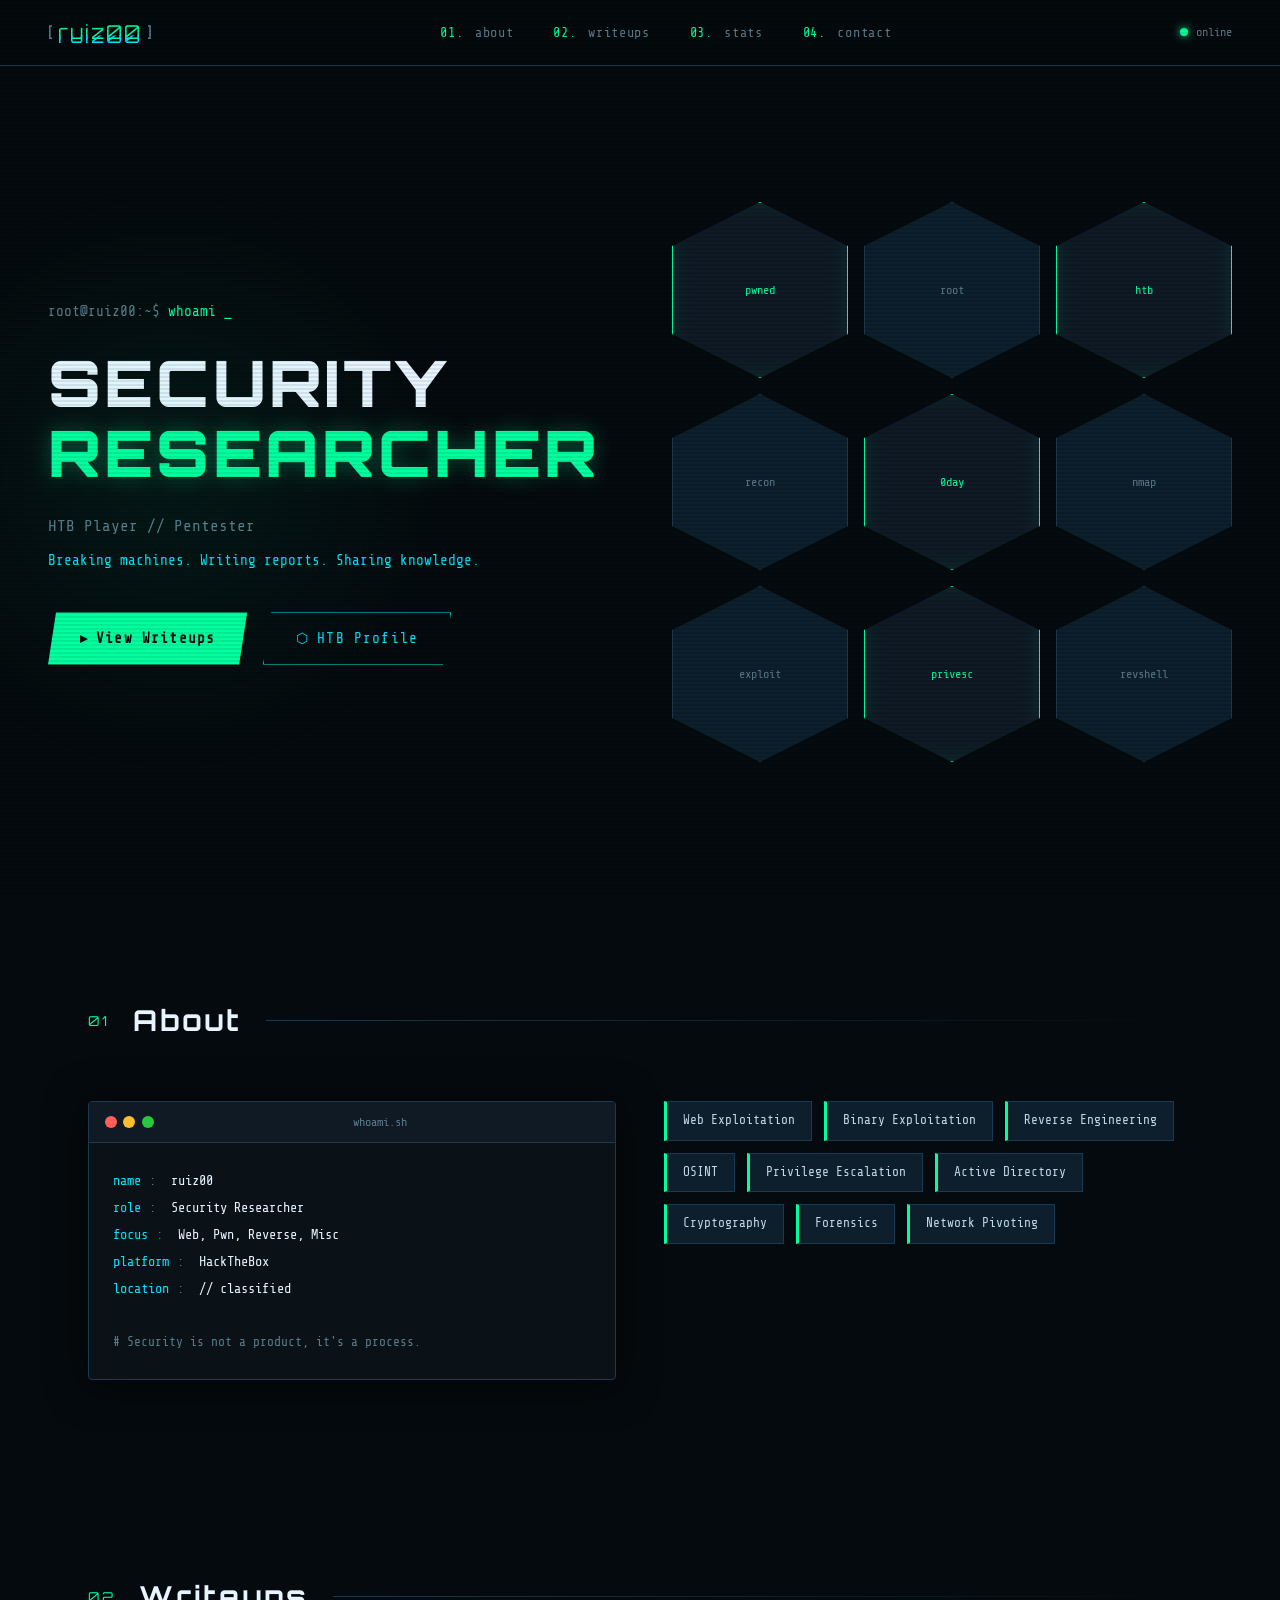
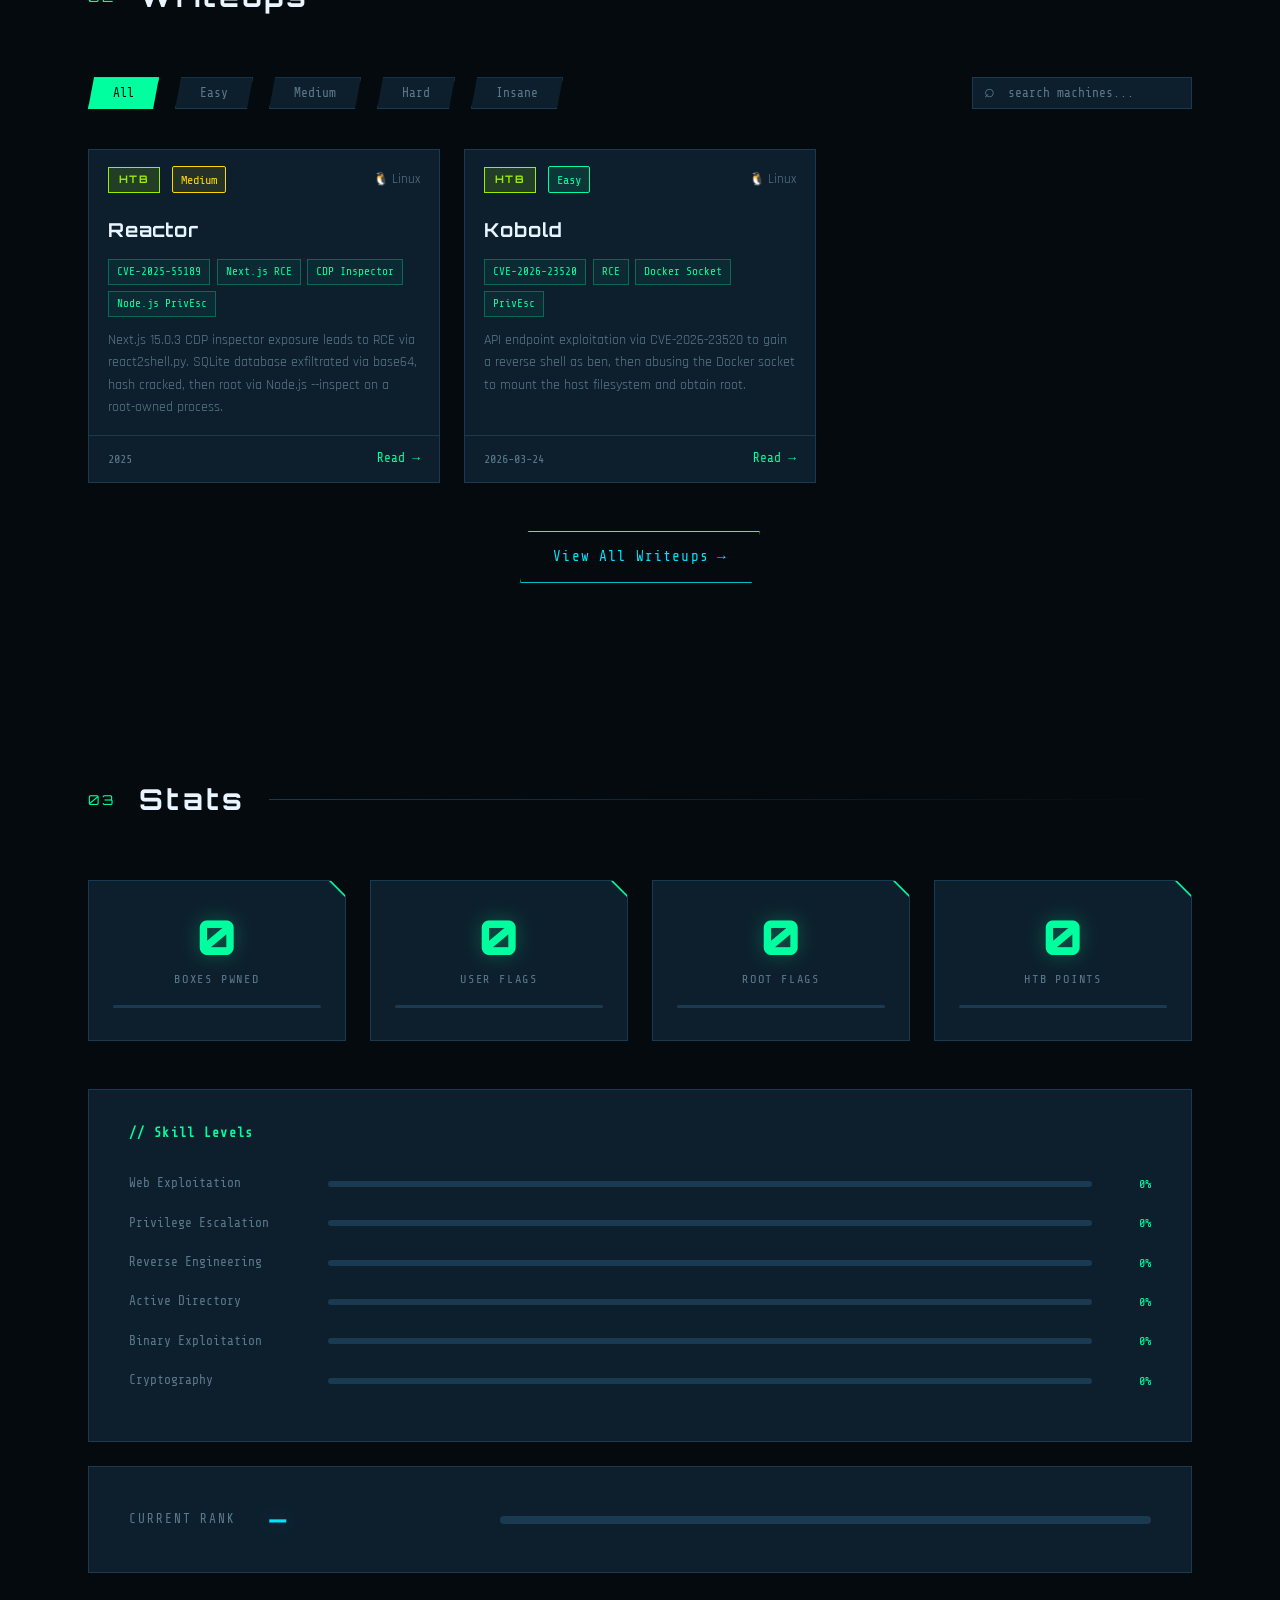
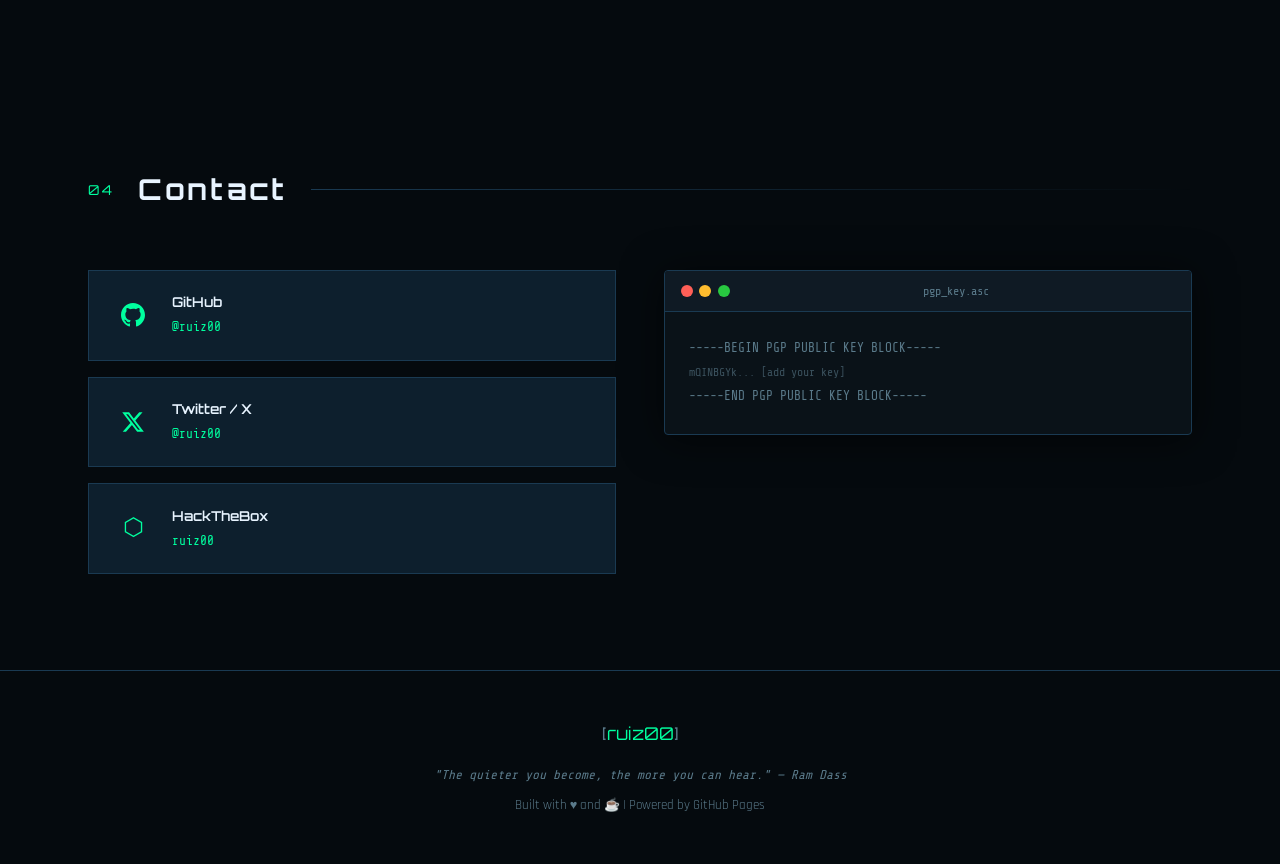
<file: index.html>
<!DOCTYPE html>
<html lang="en">
<head>
  <meta charset="UTF-8">
  <meta name="viewport" content="width=device-width, initial-scale=1.0">
  <title>ruiz00 // security researcher</title>
  <meta name="description" content="Writeups for HackTheBox machines and security research by ruiz00">
  <link rel="preconnect" href="https://fonts.googleapis.com">
  <link href="https://fonts.googleapis.com/css2?family=Share+Tech+Mono&family=Rajdhani:wght@300;400;600;700&family=Orbitron:wght@400;700;900&display=swap" rel="stylesheet">
  <link rel="stylesheet" href="assets/css/main.css">
  <link rel="icon" href="data:image/svg+xml,<svg xmlns='http://www.w3.org/2000/svg' viewBox='0 0 100 100'><text y='.9em' font-size='90'>⬡</text></svg>">
</head>
<body>

  <div class="scanlines"></div>
  <canvas id="matrix-canvas"></canvas>

  <!-- Navigation -->
  <nav class="nav">
    <div class="nav-brand">
      <span class="nav-bracket">[</span>
      <span class="nav-logo glitch" data-text="ruiz00">ruiz00</span>
      <span class="nav-bracket">]</span>
    </div>
    <div class="nav-links">
      <a href="#about"    class="nav-link"><span class="nav-index">01.</span> about</a>
      <a href="#writeups" class="nav-link"><span class="nav-index">02.</span> writeups</a>
      <a href="#stats"    class="nav-link"><span class="nav-index">03.</span> stats</a>
      <a href="#contact"  class="nav-link"><span class="nav-index">04.</span> contact</a>
    </div>
    <div class="nav-status">
      <span class="status-dot"></span>
      <span class="status-text">online</span>
    </div>
  </nav>

  <!-- Hero -->
  <section class="hero" id="home">
    <div class="hero-content">
      <div class="hero-pre">
        <span class="term-prompt">root@ruiz00:~$</span>
        <span class="term-cmd" id="typed-cmd"></span>
        <span class="cursor-blink">_</span>
      </div>
      <h1 class="hero-title">
        <span class="hero-line">SECURITY</span>
        <span class="hero-line accent">RESEARCHER</span>
      </h1>
      <div class="hero-desc">
        <p>HTB Player // Pentester</p>
        <p class="hero-sub">Breaking machines. Writing reports. Sharing knowledge.</p>
      </div>
      <div class="hero-cta">
        <a href="#writeups" class="btn btn-primary">
          <span class="btn-icon">▸</span> View Writeups
        </a>
        <a href="https://app.hackthebox.com/profile/" class="btn btn-ghost" target="_blank">
          <span class="btn-icon">⬡</span> HTB Profile
        </a>
      </div>
    </div>
    <div class="hero-visual">
      <div class="hex-grid">
        <div class="hex active">pwned</div>
        <div class="hex">root</div>
        <div class="hex active">htb</div>
        <div class="hex">recon</div>
        <div class="hex active">0day</div>
        <div class="hex">nmap</div>
        <div class="hex">exploit</div>
        <div class="hex active">privesc</div>
        <div class="hex">revshell</div>
      </div>
    </div>
  </section>

  <!-- About -->
  <section class="section" id="about">
    <div class="section-header">
      <span class="section-num">01</span>
      <h2 class="section-title">About</h2>
      <div class="section-line"></div>
    </div>
    <div class="about-grid">
      <div class="about-text">
        <div class="terminal-box">
          <div class="terminal-bar">
            <span class="dot red"></span><span class="dot yellow"></span><span class="dot green"></span>
            <span class="terminal-title">whoami.sh</span>
          </div>
          <div class="terminal-body">
            <p><span class="t-key">name</span><span class="t-sep">:</span> <span class="t-val">ruiz00</span></p>
            <p><span class="t-key">role</span><span class="t-sep">:</span> <span class="t-val">Security Researcher</span></p>
            <p><span class="t-key">focus</span><span class="t-sep">:</span> <span class="t-val">Web, Pwn, Reverse, Misc</span></p>
            <p><span class="t-key">platform</span><span class="t-sep">:</span> <span class="t-val">HackTheBox</span></p>
            <p><span class="t-key">location</span><span class="t-sep">:</span> <span class="t-val">// classified</span></p>
            <br>
            <p class="t-comment"># Security is not a product, it's a process.</p>
          </div>
        </div>
      </div>
      <div class="skills-grid">
        <div class="skill-tag">Web Exploitation</div>
        <div class="skill-tag">Binary Exploitation</div>
        <div class="skill-tag">Reverse Engineering</div>
        <div class="skill-tag">OSINT</div>
        <div class="skill-tag">Privilege Escalation</div>
        <div class="skill-tag">Active Directory</div>
        <div class="skill-tag">Cryptography</div>
        <div class="skill-tag">Forensics</div>
        <div class="skill-tag">Network Pivoting</div>
      </div>
    </div>
  </section>

  <!-- Writeups -->
  <section class="section" id="writeups">
    <div class="section-header">
      <span class="section-num">02</span>
      <h2 class="section-title">Writeups</h2>
      <div class="section-line"></div>
    </div>

    <div class="filter-bar">
      <button class="filter-btn active" data-filter="all">All</button>
      <button class="filter-btn" data-filter="easy">Easy</button>
      <button class="filter-btn" data-filter="medium">Medium</button>
      <button class="filter-btn" data-filter="hard">Hard</button>
      <button class="filter-btn" data-filter="insane">Insane</button>
      <div class="filter-search">
        <span class="search-icon">⌕</span>
        <input type="text" id="search-input" placeholder="search machines..." class="search-input">
      </div>
    </div>

    <div class="writeups-grid" id="writeups-grid">

      <!-- ★ REACTOR ★ -->
      <article class="writeup-card" data-category="htb" data-difficulty="medium">
        <div class="card-header">
          <div class="card-badge htb">HTB</div>
          <div class="card-diff medium">Medium</div>
          <div class="card-os"><span class="os-icon">🐧</span> Linux</div>
        </div>
        <div class="card-body">
          <h3 class="card-title">Reactor</h3>
          <div class="card-tags">
            <span class="tag">CVE-2025-55189</span>
            <span class="tag">Next.js RCE</span>
            <span class="tag">CDP Inspector</span>
            <span class="tag">Node.js PrivEsc</span>
          </div>
          <p class="card-excerpt">
            Next.js 15.0.3 CDP inspector exposure leads to RCE via react2shell.py. SQLite
            database exfiltrated via base64, hash cracked, then root via Node.js --inspect on a root-owned process.
          </p>
        </div>
        <div class="card-footer">
          <span class="card-date">2025</span>
          <a href="writeups/htb/reactor.html" class="card-link">Read <span>→</span></a>
        </div>
      </article>

      <!-- ★ KOBOLD ★ -->
      <article class="writeup-card" data-category="htb" data-difficulty="easy">
        <div class="card-header">
          <div class="card-badge htb">HTB</div>
          <div class="card-diff easy">Easy</div>
          <div class="card-os"><span class="os-icon">🐧</span> Linux</div>
        </div>
        <div class="card-body">
          <h3 class="card-title">Kobold</h3>
          <div class="card-tags">
            <span class="tag">CVE-2026-23520</span>
            <span class="tag">RCE</span>
            <span class="tag">Docker Socket</span>
            <span class="tag">PrivEsc</span>
          </div>
          <p class="card-excerpt">
            API endpoint exploitation via CVE-2026-23520 to gain a reverse shell as ben,
            then abusing the Docker socket to mount the host filesystem and obtain root.
          </p>
        </div>
        <div class="card-footer">
          <span class="card-date">2026-03-24</span>
          <a href="writeups/htb/kobold.html" class="card-link">Read <span>→</span></a>
        </div>
      </article>

    </div>

    <div class="load-more-wrap">
      <a href="writeups/" class="btn btn-ghost">View All Writeups <span>→</span></a>
    </div>
  </section>

  <!-- Stats -->
  <section class="section" id="stats">
    <div class="section-header">
      <span class="section-num">03</span>
      <h2 class="section-title">Stats</h2>
      <div class="section-line"></div>
    </div>

    <div class="stats-grid">
      <div class="stat-card">
        <div class="stat-value counter" data-target="0">0</div>
        <div class="stat-label">Boxes Pwned</div>
        <div class="stat-bar"><div class="stat-fill" style="--fill: 0%"></div></div>
      </div>
      <div class="stat-card">
        <div class="stat-value counter" data-target="0">0</div>
        <div class="stat-label">User Flags</div>
        <div class="stat-bar"><div class="stat-fill" style="--fill: 0%"></div></div>
      </div>
      <div class="stat-card">
        <div class="stat-value counter" data-target="0">0</div>
        <div class="stat-label">Root Flags</div>
        <div class="stat-bar"><div class="stat-fill" style="--fill: 0%"></div></div>
      </div>
      <div class="stat-card">
        <div class="stat-value counter" data-target="0">0</div>
        <div class="stat-label">HTB Points</div>
        <div class="stat-bar"><div class="stat-fill" style="--fill: 0%"></div></div>
      </div>
    </div>

    <!-- Skill levels -->
    <div class="skills-levels">
      <h3 class="skills-levels-title">// Skill Levels</h3>
      <div class="skill-level-row">
        <span class="sl-name">Web Exploitation</span>
        <div class="sl-bar"><div class="sl-fill" style="--fill: 0%"></div></div>
        <span class="sl-pct">0%</span>
      </div>
      <div class="skill-level-row">
        <span class="sl-name">Privilege Escalation</span>
        <div class="sl-bar"><div class="sl-fill" style="--fill: 0%"></div></div>
        <span class="sl-pct">0%</span>
      </div>
      <div class="skill-level-row">
        <span class="sl-name">Reverse Engineering</span>
        <div class="sl-bar"><div class="sl-fill" style="--fill: 0%"></div></div>
        <span class="sl-pct">0%</span>
      </div>
      <div class="skill-level-row">
        <span class="sl-name">Active Directory</span>
        <div class="sl-bar"><div class="sl-fill" style="--fill: 0%"></div></div>
        <span class="sl-pct">0%</span>
      </div>
      <div class="skill-level-row">
        <span class="sl-name">Binary Exploitation</span>
        <div class="sl-bar"><div class="sl-fill" style="--fill: 0%"></div></div>
        <span class="sl-pct">0%</span>
      </div>
      <div class="skill-level-row">
        <span class="sl-name">Cryptography</span>
        <div class="sl-bar"><div class="sl-fill" style="--fill: 0%"></div></div>
        <span class="sl-pct">0%</span>
      </div>
    </div>

    <div class="rank-display">
      <div class="rank-label">Current Rank</div>
      <div class="rank-value">—</div>
      <div class="rank-bar">
        <div class="rank-fill" style="width: 0%"></div>
        <span class="rank-pct">0%</span>
      </div>
    </div>
  </section>

  <!-- Contact -->
  <section class="section" id="contact">
    <div class="section-header">
      <span class="section-num">04</span>
      <h2 class="section-title">Contact</h2>
      <div class="section-line"></div>
    </div>
    <div class="contact-grid">
      <div class="contact-links">
        <a href="https://github.com/ruiz00" class="contact-card" target="_blank">
          <div class="contact-icon">
            <svg viewBox="0 0 24 24" fill="currentColor"><path d="M12 0C5.374 0 0 5.373 0 12c0 5.302 3.438 9.8 8.207 11.387.599.111.793-.261.793-.577v-2.234c-3.338.726-4.033-1.416-4.033-1.416-.546-1.387-1.333-1.756-1.333-1.756-1.089-.745.083-.729.083-.729 1.205.084 1.839 1.237 1.839 1.237 1.07 1.834 2.807 1.304 3.492.997.107-.775.418-1.305.762-1.604-2.665-.305-5.467-1.334-5.467-5.931 0-1.311.469-2.381 1.236-3.221-.124-.303-.535-1.524.117-3.176 0 0 1.008-.322 3.301 1.23A11.509 11.509 0 0112 5.803c1.02.005 2.047.138 3.006.404 2.291-1.552 3.297-1.23 3.297-1.23.653 1.653.242 2.874.118 3.176.77.84 1.235 1.911 1.235 3.221 0 4.609-2.807 5.624-5.479 5.921.43.372.823 1.102.823 2.222v3.293c0 .319.192.694.801.576C20.566 21.797 24 17.3 24 12c0-6.627-5.373-12-12-12z"/></svg>
          </div>
          <div class="contact-info">
            <span class="contact-platform">GitHub</span>
            <span class="contact-handle">@ruiz00</span>
          </div>
        </a>
        <a href="https://twitter.com/ruiz00" class="contact-card" target="_blank">
          <div class="contact-icon">
            <svg viewBox="0 0 24 24" fill="currentColor"><path d="M18.244 2.25h3.308l-7.227 8.26 8.502 11.24H16.17l-5.214-6.817L4.99 21.75H1.68l7.73-8.835L1.254 2.25H8.08l4.713 6.231zm-1.161 17.52h1.833L7.084 4.126H5.117z"/></svg>
          </div>
          <div class="contact-info">
            <span class="contact-platform">Twitter / X</span>
            <span class="contact-handle">@ruiz00</span>
          </div>
        </a>
        <a href="https://app.hackthebox.com/profile/" class="contact-card" target="_blank">
          <div class="contact-icon">⬡</div>
          <div class="contact-info">
            <span class="contact-platform">HackTheBox</span>
            <span class="contact-handle">ruiz00</span>
          </div>
        </a>
      </div>
      <div class="contact-pgp">
        <div class="terminal-box">
          <div class="terminal-bar">
            <span class="dot red"></span><span class="dot yellow"></span><span class="dot green"></span>
            <span class="terminal-title">pgp_key.asc</span>
          </div>
          <div class="terminal-body pgp-body">
            <p class="t-comment">-----BEGIN PGP PUBLIC KEY BLOCK-----</p>
            <p class="t-comment pgp-key">mQINBGYk... [add your key]</p>
            <p class="t-comment">-----END PGP PUBLIC KEY BLOCK-----</p>
          </div>
        </div>
      </div>
    </div>
  </section>

  <!-- Footer -->
  <footer class="footer">
    <div class="footer-inner">
      <div class="footer-brand">
        <span class="nav-bracket">[</span>ruiz00<span class="nav-bracket">]</span>
      </div>
      <p class="footer-quote">"The quieter you become, the more you can hear." — Ram Dass</p>
      <p class="footer-copy">Built with ♥ and ☕ | Powered by GitHub Pages</p>
    </div>
  </footer>

  <script src="assets/js/matrix.js"></script>
  <script src="assets/js/main.js"></script>
</body>
</html>
</file>
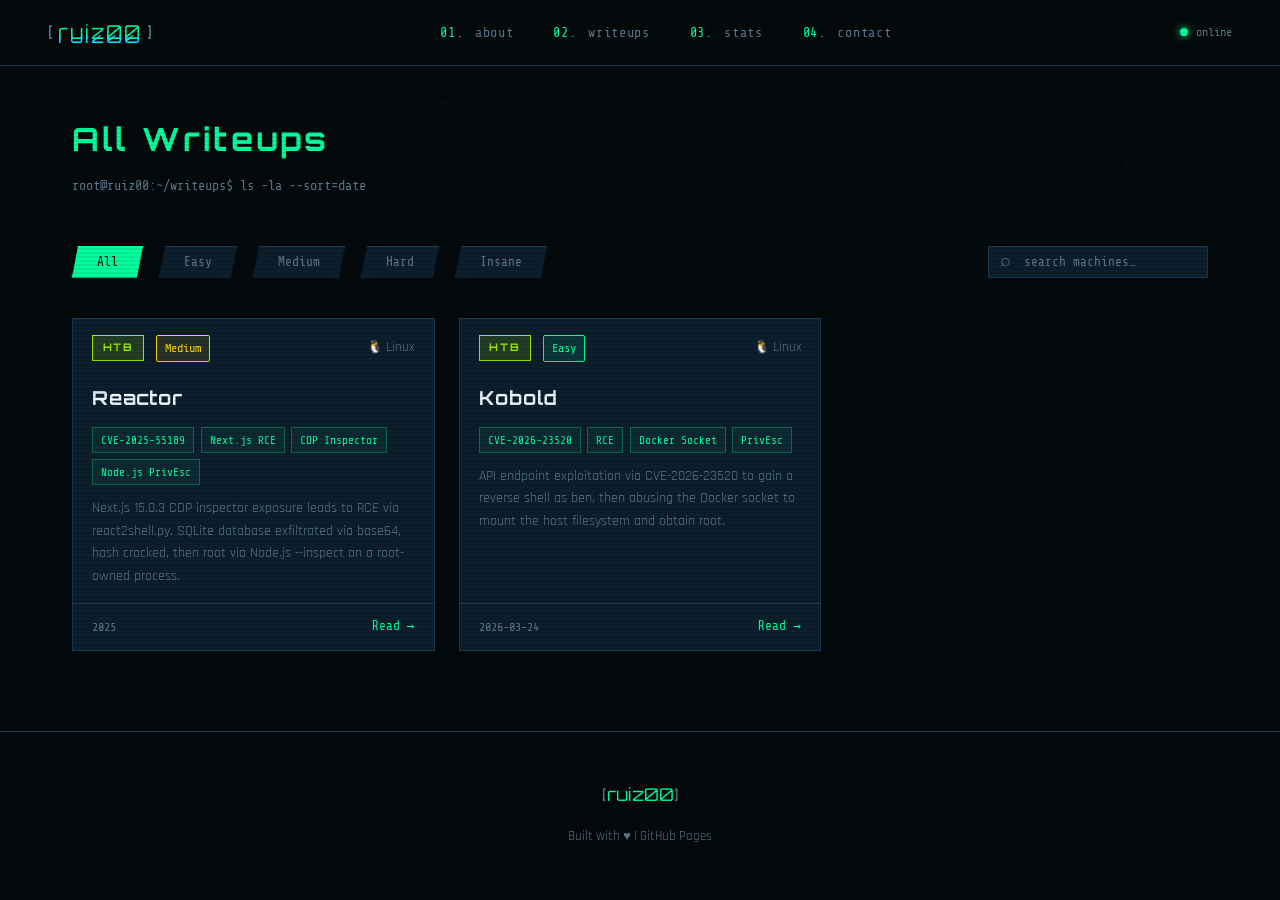
<file: writeups/index.html>
<!DOCTYPE html>
<html lang="en">
<head>
  <meta charset="UTF-8">
  <meta name="viewport" content="width=device-width, initial-scale=1.0">
  <title>All Writeups — ruiz00</title>
  <link rel="preconnect" href="https://fonts.googleapis.com">
  <link href="https://fonts.googleapis.com/css2?family=Share+Tech+Mono&family=Rajdhani:wght@300;400;600;700&family=Orbitron:wght@400;700;900&display=swap" rel="stylesheet">
  <link rel="stylesheet" href="../assets/css/main.css">
  <style>
    .writeups-page { max-width: 1200px; margin: 0 auto; padding: 7rem 2rem 5rem; }
    .page-title {
      font-family: var(--font-display);
      font-size: 2rem;
      color: var(--accent);
      margin-bottom: 0.5rem;
      letter-spacing: 0.1em;
    }
    .page-sub {
      font-family: var(--font-mono);
      color: var(--text-dim);
      font-size: 0.85rem;
      margin-bottom: 3rem;
    }
  </style>
</head>
<body>
  <div class="scanlines"></div>
  <canvas id="matrix-canvas"></canvas>

  <nav class="nav">
    <div class="nav-brand">
      <a href="../index.html" style="text-decoration:none">
        <span class="nav-bracket">[</span>
        <span class="nav-logo glitch" data-text="ruiz00">ruiz00</span>
        <span class="nav-bracket">]</span>
      </a>
    </div>
    <div class="nav-links">
      <a href="../index.html#about" class="nav-link"><span class="nav-index">01.</span> about</a>
      <a href="../index.html#writeups" class="nav-link"><span class="nav-index">02.</span> writeups</a>
      <a href="../index.html#stats" class="nav-link"><span class="nav-index">03.</span> stats</a>
      <a href="../index.html#contact" class="nav-link"><span class="nav-index">04.</span> contact</a>
    </div>
    <div class="nav-status">
      <span class="status-dot"></span>
      <span class="status-text">online</span>
    </div>
  </nav>

  <main class="writeups-page">
    <h1 class="page-title">All Writeups</h1>
    <p class="page-sub">root@ruiz00:~/writeups$ ls -la --sort=date</p>

    <div class="filter-bar">
      <button class="filter-btn active" data-filter="all">All</button>
      <button class="filter-btn" data-filter="easy">Easy</button>
      <button class="filter-btn" data-filter="medium">Medium</button>
      <button class="filter-btn" data-filter="hard">Hard</button>
      <button class="filter-btn" data-filter="insane">Insane</button>
      <div class="filter-search">
        <span class="search-icon">⌕</span>
        <input type="text" id="search-input" placeholder="search machines…" class="search-input">
      </div>
    </div>

    <div class="writeups-grid" id="writeups-grid">

      <!-- ★ REACTOR ★ -->
      <article class="writeup-card" data-category="htb" data-difficulty="medium">
        <div class="card-header">
          <div class="card-badge htb">HTB</div>
          <div class="card-diff medium">Medium</div>
          <div class="card-os"><span class="os-icon">🐧</span> Linux</div>
        </div>
        <div class="card-body">
          <h3 class="card-title">Reactor</h3>
          <div class="card-tags">
            <span class="tag">CVE-2025-55189</span>
            <span class="tag">Next.js RCE</span>
            <span class="tag">CDP Inspector</span>
            <span class="tag">Node.js PrivEsc</span>
          </div>
          <p class="card-excerpt">
            Next.js 15.0.3 CDP inspector exposure leads to RCE via react2shell.py. SQLite
            database exfiltrated via base64, hash cracked, then root via Node.js --inspect on a root-owned process.
          </p>
        </div>
        <div class="card-footer">
          <span class="card-date">2025</span>
          <a href="htb/reactor.html" class="card-link">Read <span>→</span></a>
        </div>
      </article>

      <!-- ★ KOBOLD ★ -->
      <article class="writeup-card" data-category="htb" data-difficulty="easy">
        <div class="card-header">
          <div class="card-badge htb">HTB</div>
          <div class="card-diff easy">Easy</div>
          <div class="card-os"><span class="os-icon">🐧</span> Linux</div>
        </div>
        <div class="card-body">
          <h3 class="card-title">Kobold</h3>
          <div class="card-tags">
            <span class="tag">CVE-2026-23520</span>
            <span class="tag">RCE</span>
            <span class="tag">Docker Socket</span>
            <span class="tag">PrivEsc</span>
          </div>
          <p class="card-excerpt">
            API endpoint exploitation via CVE-2026-23520 to gain a reverse shell as ben,
            then abusing the Docker socket to mount the host filesystem and obtain root.
          </p>
        </div>
        <div class="card-footer">
          <span class="card-date">2026-03-24</span>
          <a href="htb/kobold.html" class="card-link">Read <span>→</span></a>
        </div>
      </article>

    </div>
  </main>

  <footer class="footer">
    <div class="footer-inner">
      <div class="footer-brand"><span class="nav-bracket">[</span>ruiz00<span class="nav-bracket">]</span></div>
      <p class="footer-copy">Built with ♥ | GitHub Pages</p>
    </div>
  </footer>

  <script src="../assets/js/matrix.js"></script>
  <script src="../assets/js/main.js"></script>
</body>
</html>
</file>
<file: assets/css/main.css>
/* ============================================
   ruiz00.io — Dark Hacker Elegant Theme
   ============================================ */

:root {
  --bg: #050a0e;
  --bg2: #0a1218;
  --bg3: #0f1a24;
  --surface: #0d1f2d;
  --border: #1a3a52;
  --border-bright: #0ff;

  --green: #00ff9f;
  --cyan: #00e5ff;
  --blue: #0096ff;
  --red: #ff2d55;
  --yellow: #ffd700;
  --purple: #b44aff;

  --text: #c0d8e8;
  --text-dim: #5a7a8a;
  --text-bright: #e8f4ff;
  --accent: #00ff9f;
  --accent2: #00e5ff;

  --font-mono: 'Share Tech Mono', monospace;
  --font-ui: 'Rajdhani', sans-serif;
  --font-display: 'Orbitron', sans-serif;

  --glow: 0 0 20px rgba(0, 255, 159, 0.3);
  --glow-cyan: 0 0 20px rgba(0, 229, 255, 0.3);
  --card-shadow: 0 4px 40px rgba(0, 0, 0, 0.6);
}

/* ── Reset & Base ── */
*, *::before, *::after { box-sizing: border-box; margin: 0; padding: 0; }

html { scroll-behavior: smooth; font-size: 16px; }

body {
  background: var(--bg);
  color: var(--text);
  font-family: var(--font-ui);
  font-weight: 400;
  line-height: 1.7;
  min-height: 100vh;
  overflow-x: hidden;
}

/* ── Matrix Canvas ── */
#matrix-canvas {
  position: fixed;
  top: 0; left: 0;
  width: 100%; height: 100%;
  z-index: -1;
  opacity: 0.035;
  pointer-events: none;
}

/* ── Scanlines ── */
.scanlines {
  position: fixed;
  top: 0; left: 0;
  width: 100%; height: 100%;
  z-index: 999;
  pointer-events: none;
  background: repeating-linear-gradient(
    0deg,
    transparent,
    transparent 2px,
    rgba(0,0,0,0.08) 2px,
    rgba(0,0,0,0.08) 4px
  );
}

/* ── Navigation ── */
.nav {
  position: fixed;
  top: 0; left: 0; right: 0;
  z-index: 100;
  display: flex;
  align-items: center;
  justify-content: space-between;
  padding: 1rem 3rem;
  background: rgba(5, 10, 14, 0.85);
  backdrop-filter: blur(12px);
  border-bottom: 1px solid var(--border);
}

.nav-brand {
  font-family: var(--font-display);
  font-size: 1.2rem;
  color: var(--accent);
}

.nav-bracket {
  color: var(--text-dim);
  font-weight: 300;
}

.nav-logo {
  color: var(--accent);
  letter-spacing: 0.1em;
}

.nav-links {
  display: flex;
  gap: 2.5rem;
}

.nav-link {
  color: var(--text-dim);
  text-decoration: none;
  font-family: var(--font-mono);
  font-size: 0.85rem;
  letter-spacing: 0.05em;
  transition: color 0.3s;
  position: relative;
}

.nav-link:hover { color: var(--accent); }

.nav-link::after {
  content: '';
  position: absolute;
  bottom: -4px; left: 0;
  width: 0; height: 1px;
  background: var(--accent);
  transition: width 0.3s;
}

.nav-link:hover::after { width: 100%; }

.nav-index {
  color: var(--accent);
  margin-right: 4px;
}

.nav-status {
  display: flex;
  align-items: center;
  gap: 0.5rem;
  font-family: var(--font-mono);
  font-size: 0.75rem;
  color: var(--text-dim);
}

.status-dot {
  width: 8px; height: 8px;
  border-radius: 50%;
  background: var(--green);
  box-shadow: 0 0 8px var(--green);
  animation: pulse-dot 2s infinite;
}

@keyframes pulse-dot {
  0%, 100% { opacity: 1; }
  50% { opacity: 0.4; }
}

/* ── Hero ── */
.hero {
  min-height: 100vh;
  display: grid;
  grid-template-columns: 1fr 1fr;
  align-items: center;
  padding: 8rem 3rem 4rem;
  position: relative;
  overflow: hidden;
  gap: 4rem;
}

.hero::before {
  content: '';
  position: absolute;
  top: 20%; left: -10%;
  width: 600px; height: 600px;
  background: radial-gradient(circle, rgba(0, 255, 159, 0.06) 0%, transparent 70%);
  pointer-events: none;
}

.hero-pre {
  font-family: var(--font-mono);
  font-size: 0.9rem;
  color: var(--accent);
  margin-bottom: 1.5rem;
  display: flex;
  align-items: center;
  gap: 0.5rem;
}

.term-prompt { color: var(--text-dim); }
.term-cmd { color: var(--accent); }

.cursor-blink {
  color: var(--accent);
  animation: blink 1s step-end infinite;
}

@keyframes blink { 0%, 100% { opacity: 1; } 50% { opacity: 0; } }

.hero-title {
  font-family: var(--font-display);
  font-size: clamp(2.5rem, 5vw, 4.5rem);
  font-weight: 900;
  line-height: 1.1;
  letter-spacing: 0.05em;
  margin-bottom: 1.5rem;
}

.hero-line {
  display: block;
  color: var(--text-bright);
}

.hero-line.accent {
  color: var(--accent);
  text-shadow: var(--glow);
}

.hero-desc {
  margin-bottom: 2.5rem;
  font-family: var(--font-mono);
  font-size: 1rem;
  color: var(--text-dim);
}

.hero-sub {
  color: var(--cyan);
  font-size: 0.9rem;
  margin-top: 0.5rem;
}

/* ── Glitch Effect ── */
.glitch {
  position: relative;
}

.glitch::before,
.glitch::after {
  content: attr(data-text);
  position: absolute;
  top: 0; left: 0;
  width: 100%; height: 100%;
}

.glitch::before {
  color: var(--red);
  animation: glitch1 3s infinite;
  clip-path: polygon(0 0, 100% 0, 100% 35%, 0 35%);
}

.glitch::after {
  color: var(--cyan);
  animation: glitch2 3s infinite;
  clip-path: polygon(0 65%, 100% 65%, 100% 100%, 0 100%);
}

@keyframes glitch1 {
  0%, 90%, 100% { transform: translateX(0); opacity: 0; }
  92% { transform: translateX(-3px); opacity: 1; }
  94% { transform: translateX(3px); opacity: 1; }
  96% { transform: translateX(0); opacity: 0; }
}

@keyframes glitch2 {
  0%, 93%, 100% { transform: translateX(0); opacity: 0; }
  95% { transform: translateX(3px); opacity: 1; }
  97% { transform: translateX(-3px); opacity: 1; }
  99% { transform: translateX(0); opacity: 0; }
}

/* ── Buttons ── */
.btn {
  display: inline-flex;
  align-items: center;
  gap: 0.5rem;
  padding: 0.8rem 2rem;
  text-decoration: none;
  font-family: var(--font-mono);
  font-size: 0.9rem;
  letter-spacing: 0.08em;
  transition: all 0.3s;
  cursor: pointer;
  border: none;
}

.btn-primary {
  background: var(--accent);
  color: var(--bg);
  font-weight: 600;
  clip-path: polygon(8px 0, 100% 0, calc(100% - 8px) 100%, 0 100%);
}

.btn-primary:hover {
  background: #00ffb3;
  box-shadow: 0 0 30px rgba(0, 255, 159, 0.5);
  transform: translateY(-2px);
}

.btn-ghost {
  border: 1px solid var(--border-bright);
  color: var(--cyan);
  background: transparent;
  clip-path: polygon(8px 0, 100% 0, calc(100% - 8px) 100%, 0 100%);
}

.btn-ghost:hover {
  background: rgba(0, 229, 255, 0.1);
  box-shadow: var(--glow-cyan);
  transform: translateY(-2px);
}

.hero-cta {
  display: flex;
  gap: 1rem;
  flex-wrap: wrap;
}

/* ── Hex Grid ── */
.hex-grid {
  display: grid;
  grid-template-columns: repeat(3, 1fr);
  gap: 1rem;
}

.hex {
  background: var(--surface);
  border: 1px solid var(--border);
  padding: 1.2rem;
  text-align: center;
  font-family: var(--font-mono);
  font-size: 0.75rem;
  color: var(--text-dim);
  clip-path: polygon(50% 0%, 100% 25%, 100% 75%, 50% 100%, 0% 75%, 0% 25%);
  aspect-ratio: 1;
  display: flex;
  align-items: center;
  justify-content: center;
  transition: all 0.4s;
}

.hex.active {
  background: var(--bg3);
  border-color: var(--accent);
  color: var(--accent);
  box-shadow: inset 0 0 20px rgba(0, 255, 159, 0.1);
  animation: hex-pulse 3s ease-in-out infinite alternate;
}

@keyframes hex-pulse {
  from { box-shadow: inset 0 0 20px rgba(0, 255, 159, 0.1); }
  to { box-shadow: inset 0 0 30px rgba(0, 255, 159, 0.25); }
}

/* ── Sections ── */
.section {
  padding: 6rem 3rem;
  max-width: 1200px;
  margin: 0 auto;
}

.section-header {
  display: flex;
  align-items: center;
  gap: 1.5rem;
  margin-bottom: 3.5rem;
}

.section-num {
  font-family: var(--font-display);
  font-size: 0.85rem;
  color: var(--accent);
  letter-spacing: 0.2em;
}

.section-title {
  font-family: var(--font-display);
  font-size: 1.8rem;
  font-weight: 700;
  color: var(--text-bright);
  letter-spacing: 0.1em;
  white-space: nowrap;
}

.section-line {
  flex: 1;
  height: 1px;
  background: linear-gradient(to right, var(--border), transparent);
}

/* ── About ── */
.about-grid {
  display: grid;
  grid-template-columns: 1fr 1fr;
  gap: 3rem;
  align-items: start;
}

.terminal-box {
  background: var(--bg2);
  border: 1px solid var(--border);
  border-radius: 4px;
  overflow: hidden;
  box-shadow: var(--card-shadow);
}

.terminal-bar {
  background: var(--bg3);
  padding: 0.6rem 1rem;
  display: flex;
  align-items: center;
  gap: 0.4rem;
  border-bottom: 1px solid var(--border);
}

.dot {
  width: 12px; height: 12px;
  border-radius: 50%;
}
.dot.red    { background: #ff5f57; }
.dot.yellow { background: #febc2e; }
.dot.green  { background: #28c840; }

.terminal-title {
  flex: 1;
  text-align: center;
  font-family: var(--font-mono);
  font-size: 0.75rem;
  color: var(--text-dim);
}

.terminal-body {
  padding: 1.5rem;
  font-family: var(--font-mono);
  font-size: 0.85rem;
  line-height: 2;
}

.t-key   { color: var(--cyan); }
.t-sep   { color: var(--text-dim); margin: 0 0.5rem; }
.t-val   { color: var(--text-bright); }
.t-comment { color: var(--text-dim); font-size: 0.8rem; }

.skills-grid {
  display: flex;
  flex-wrap: wrap;
  gap: 0.75rem;
  align-content: start;
}

.skill-tag {
  background: var(--surface);
  border: 1px solid var(--border);
  border-left: 3px solid var(--accent);
  color: var(--text);
  padding: 0.5rem 1rem;
  font-family: var(--font-mono);
  font-size: 0.8rem;
  transition: all 0.3s;
  cursor: default;
}

.skill-tag:hover {
  border-color: var(--accent);
  color: var(--accent);
  background: var(--bg3);
  box-shadow: var(--glow);
  transform: translateX(4px);
}

/* ── Filter Bar ── */
.filter-bar {
  display: flex;
  align-items: center;
  gap: 1rem;
  margin-bottom: 2.5rem;
  flex-wrap: wrap;
}

.filter-btn {
  background: var(--surface);
  border: 1px solid var(--border);
  color: var(--text-dim);
  padding: 0.5rem 1.5rem;
  font-family: var(--font-mono);
  font-size: 0.8rem;
  cursor: pointer;
  transition: all 0.2s;
  clip-path: polygon(6px 0, 100% 0, calc(100% - 6px) 100%, 0 100%);
}

.filter-btn:hover,
.filter-btn.active {
  background: var(--accent);
  border-color: var(--accent);
  color: var(--bg);
}

.filter-search {
  margin-left: auto;
  position: relative;
  display: flex;
  align-items: center;
}

.search-icon {
  position: absolute;
  left: 0.75rem;
  color: var(--text-dim);
  font-size: 1.1rem;
  pointer-events: none;
}

.search-input {
  background: var(--surface);
  border: 1px solid var(--border);
  color: var(--text);
  padding: 0.5rem 1rem 0.5rem 2.2rem;
  font-family: var(--font-mono);
  font-size: 0.8rem;
  outline: none;
  transition: border-color 0.3s;
  width: 220px;
}

.search-input:focus {
  border-color: var(--accent);
  box-shadow: 0 0 10px rgba(0, 255, 159, 0.2);
}

.search-input::placeholder { color: var(--text-dim); }

/* ── Writeup Cards ── */
.writeups-grid {
  display: grid;
  grid-template-columns: repeat(auto-fill, minmax(340px, 1fr));
  gap: 1.5rem;
}

.writeup-card {
  background: var(--surface);
  border: 1px solid var(--border);
  position: relative;
  overflow: hidden;
  transition: all 0.35s;
  display: flex;
  flex-direction: column;
}

.writeup-card::before {
  content: '';
  position: absolute;
  top: 0; left: 0;
  width: 100%; height: 2px;
  background: linear-gradient(to right, var(--accent), var(--cyan));
  transform: scaleX(0);
  transform-origin: left;
  transition: transform 0.35s;
}

.writeup-card:hover {
  border-color: var(--border-bright);
  transform: translateY(-4px);
  box-shadow: 0 20px 60px rgba(0, 0, 0, 0.5), var(--glow-cyan);
}

.writeup-card:hover::before { transform: scaleX(1); }

.card-header {
  display: flex;
  align-items: center;
  gap: 0.75rem;
  padding: 1rem 1.2rem 0.5rem;
}

.card-badge {
  font-family: var(--font-display);
  font-size: 0.65rem;
  font-weight: 700;
  letter-spacing: 0.15em;
  padding: 0.2rem 0.6rem;
}

.card-badge.htb {
  background: rgba(155, 237, 0, 0.15);
  border: 1px solid #9bed00;
  color: #9bed00;
}

.card-badge.ctf {
  background: rgba(0, 229, 255, 0.15);
  border: 1px solid var(--cyan);
  color: var(--cyan);
}

.card-diff {
  font-family: var(--font-mono);
  font-size: 0.75rem;
  padding: 0.15rem 0.5rem;
  border-radius: 2px;
}

.card-diff.easy   { background: rgba(0, 255, 159, 0.1); color: var(--green); border: 1px solid var(--green); }
.card-diff.medium { background: rgba(255, 215, 0, 0.1); color: var(--yellow); border: 1px solid var(--yellow); }
.card-diff.hard   { background: rgba(255, 45, 85, 0.1); color: var(--red); border: 1px solid var(--red); }
.card-diff.insane { background: rgba(180, 74, 255, 0.1); color: var(--purple); border: 1px solid var(--purple); }

.card-os {
  margin-left: auto;
  font-size: 0.8rem;
  color: var(--text-dim);
}

.card-body {
  padding: 0.8rem 1.2rem 1rem;
  flex: 1;
}

.card-title {
  font-family: var(--font-display);
  font-size: 1.2rem;
  font-weight: 700;
  color: var(--text-bright);
  margin-bottom: 0.75rem;
  letter-spacing: 0.05em;
}

.card-tags {
  display: flex;
  flex-wrap: wrap;
  gap: 0.4rem;
  margin-bottom: 0.75rem;
}

.tag {
  font-family: var(--font-mono);
  font-size: 0.7rem;
  color: var(--accent);
  border: 1px solid rgba(0, 255, 159, 0.3);
  padding: 0.15rem 0.5rem;
  background: rgba(0, 255, 159, 0.05);
}

.card-excerpt {
  font-size: 0.88rem;
  color: var(--text-dim);
  line-height: 1.6;
}

.card-footer {
  display: flex;
  align-items: center;
  justify-content: space-between;
  padding: 0.75rem 1.2rem;
  border-top: 1px solid var(--border);
}

.card-date {
  font-family: var(--font-mono);
  font-size: 0.75rem;
  color: var(--text-dim);
}

.card-link {
  font-family: var(--font-mono);
  font-size: 0.8rem;
  color: var(--accent);
  text-decoration: none;
  transition: letter-spacing 0.2s;
}

.card-link:hover { letter-spacing: 0.05em; }

.load-more-wrap {
  text-align: center;
  margin-top: 3rem;
}

/* ── Stats ── */
.stats-grid {
  display: grid;
  grid-template-columns: repeat(4, 1fr);
  gap: 1.5rem;
  margin-bottom: 3rem;
}

.stat-card {
  background: var(--surface);
  border: 1px solid var(--border);
  padding: 2rem 1.5rem;
  text-align: center;
  position: relative;
  overflow: hidden;
  clip-path: polygon(0 0, calc(100% - 16px) 0, 100% 16px, 100% 100%, 0 100%);
}

.stat-card::after {
  content: '';
  position: absolute;
  top: 0; right: 0;
  width: 0; height: 0;
  border-top: 16px solid var(--accent);
  border-left: 16px solid transparent;
}

.stat-value {
  font-family: var(--font-display);
  font-size: 3rem;
  font-weight: 900;
  color: var(--accent);
  text-shadow: var(--glow);
  line-height: 1;
  margin-bottom: 0.5rem;
}

.stat-label {
  font-family: var(--font-mono);
  font-size: 0.75rem;
  color: var(--text-dim);
  letter-spacing: 0.15em;
  text-transform: uppercase;
  margin-bottom: 1rem;
}

.stat-bar {
  height: 3px;
  background: var(--border);
  border-radius: 2px;
  overflow: hidden;
}

.stat-fill {
  height: 100%;
  width: var(--fill);
  background: linear-gradient(to right, var(--accent), var(--cyan));
  animation: fill-bar 2s ease forwards;
  transform-origin: left;
}

@keyframes fill-bar {
  from { width: 0; }
  to { width: var(--fill); }
}

.rank-display {
  background: var(--surface);
  border: 1px solid var(--border);
  padding: 2rem 2.5rem;
  display: flex;
  align-items: center;
  gap: 2rem;
  flex-wrap: wrap;
}

.rank-label {
  font-family: var(--font-mono);
  font-size: 0.8rem;
  color: var(--text-dim);
  text-transform: uppercase;
  letter-spacing: 0.15em;
}

.rank-value {
  font-family: var(--font-display);
  font-size: 1.5rem;
  font-weight: 700;
  color: var(--cyan);
  text-shadow: var(--glow-cyan);
  min-width: 200px;
}

.rank-bar {
  flex: 1;
  height: 8px;
  background: var(--border);
  border-radius: 4px;
  overflow: hidden;
  position: relative;
  min-width: 200px;
}

.rank-fill {
  height: 100%;
  background: linear-gradient(to right, var(--blue), var(--cyan), var(--accent));
  border-radius: 4px;
  box-shadow: 0 0 10px rgba(0, 229, 255, 0.5);
  animation: rank-anim 2s ease forwards;
}

@keyframes rank-anim { from { width: 0; } }

.rank-pct {
  position: absolute;
  right: 0;
  top: -22px;
  font-family: var(--font-mono);
  font-size: 0.7rem;
  color: var(--text-dim);
}

/* ── Contact ── */
.contact-grid {
  display: grid;
  grid-template-columns: 1fr 1fr;
  gap: 3rem;
  align-items: start;
}

.contact-links {
  display: flex;
  flex-direction: column;
  gap: 1rem;
}

.contact-card {
  background: var(--surface);
  border: 1px solid var(--border);
  padding: 1.2rem 1.5rem;
  display: flex;
  align-items: center;
  gap: 1.2rem;
  text-decoration: none;
  transition: all 0.3s;
}

.contact-card:hover {
  border-color: var(--accent);
  background: var(--bg3);
  transform: translateX(8px);
  box-shadow: -4px 0 0 var(--accent);
}

.contact-icon {
  width: 40px; height: 40px;
  display: flex;
  align-items: center;
  justify-content: center;
  color: var(--accent);
  font-size: 1.5rem;
  flex-shrink: 0;
}

.contact-icon svg {
  width: 24px; height: 24px;
}

.contact-platform {
  display: block;
  font-family: var(--font-display);
  font-size: 0.85rem;
  color: var(--text-bright);
  font-weight: 600;
}

.contact-handle {
  font-family: var(--font-mono);
  font-size: 0.8rem;
  color: var(--accent);
}

.pgp-body .pgp-key {
  word-break: break-all;
  font-size: 0.72rem;
  opacity: 0.6;
}

/* ── Footer ── */
.footer {
  border-top: 1px solid var(--border);
  padding: 3rem;
  text-align: center;
}

.footer-inner {
  max-width: 600px;
  margin: 0 auto;
}

.footer-brand {
  font-family: var(--font-display);
  font-size: 1.1rem;
  color: var(--accent);
  margin-bottom: 1rem;
}

.footer-quote {
  font-family: var(--font-mono);
  font-size: 0.8rem;
  color: var(--text-dim);
  font-style: italic;
  margin-bottom: 0.5rem;
}

.footer-copy {
  font-size: 0.8rem;
  color: var(--text-dim);
}

/* ── Hidden cards for filter ── */
.writeup-card.hidden {
  display: none;
}

/* ── Responsive ── */
@media (max-width: 900px) {
  .nav { padding: 1rem 1.5rem; }
  .nav-links { gap: 1.5rem; }
  
  .hero {
    grid-template-columns: 1fr;
    padding: 7rem 1.5rem 4rem;
    text-align: center;
  }

  .hero-visual { display: none; }
  .hero-cta { justify-content: center; }

  .about-grid, .contact-grid {
    grid-template-columns: 1fr;
  }

  .stats-grid {
    grid-template-columns: repeat(2, 1fr);
  }

  .section { padding: 4rem 1.5rem; }
  .filter-search { margin-left: 0; width: 100%; }
  .search-input { width: 100%; }
}

@media (max-width: 600px) {
  .nav-links { display: none; }
  .stats-grid { grid-template-columns: 1fr 1fr; }
  .writeups-grid { grid-template-columns: 1fr; }
}

/* ── Skill Levels (Stats section) ── */
.skills-levels {
  background: var(--surface);
  border: 1px solid var(--border);
  padding: 2rem 2.5rem;
  margin-bottom: 1.5rem;
}

.skills-levels-title {
  font-family: var(--font-mono);
  font-size: 0.82rem;
  color: var(--accent);
  letter-spacing: 0.1em;
  margin-bottom: 1.8rem;
}

.skill-level-row {
  display: grid;
  grid-template-columns: 180px 1fr 40px;
  align-items: center;
  gap: 1.2rem;
  margin-bottom: 1.1rem;
}

.sl-name {
  font-family: var(--font-mono);
  font-size: 0.8rem;
  color: var(--text-dim);
  white-space: nowrap;
}

.sl-bar {
  height: 6px;
  background: var(--border);
  border-radius: 3px;
  overflow: hidden;
}

.sl-fill {
  height: 100%;
  width: var(--fill);
  background: linear-gradient(to right, var(--blue), var(--accent));
  border-radius: 3px;
  transition: width 1.5s ease;
}

.sl-pct {
  font-family: var(--font-mono);
  font-size: 0.75rem;
  color: var(--accent);
  text-align: right;
}

@media (max-width: 600px) {
  .skill-level-row {
    grid-template-columns: 130px 1fr 36px;
    gap: 0.8rem;
  }
  .sl-name { font-size: 0.72rem; }
}
</file>
